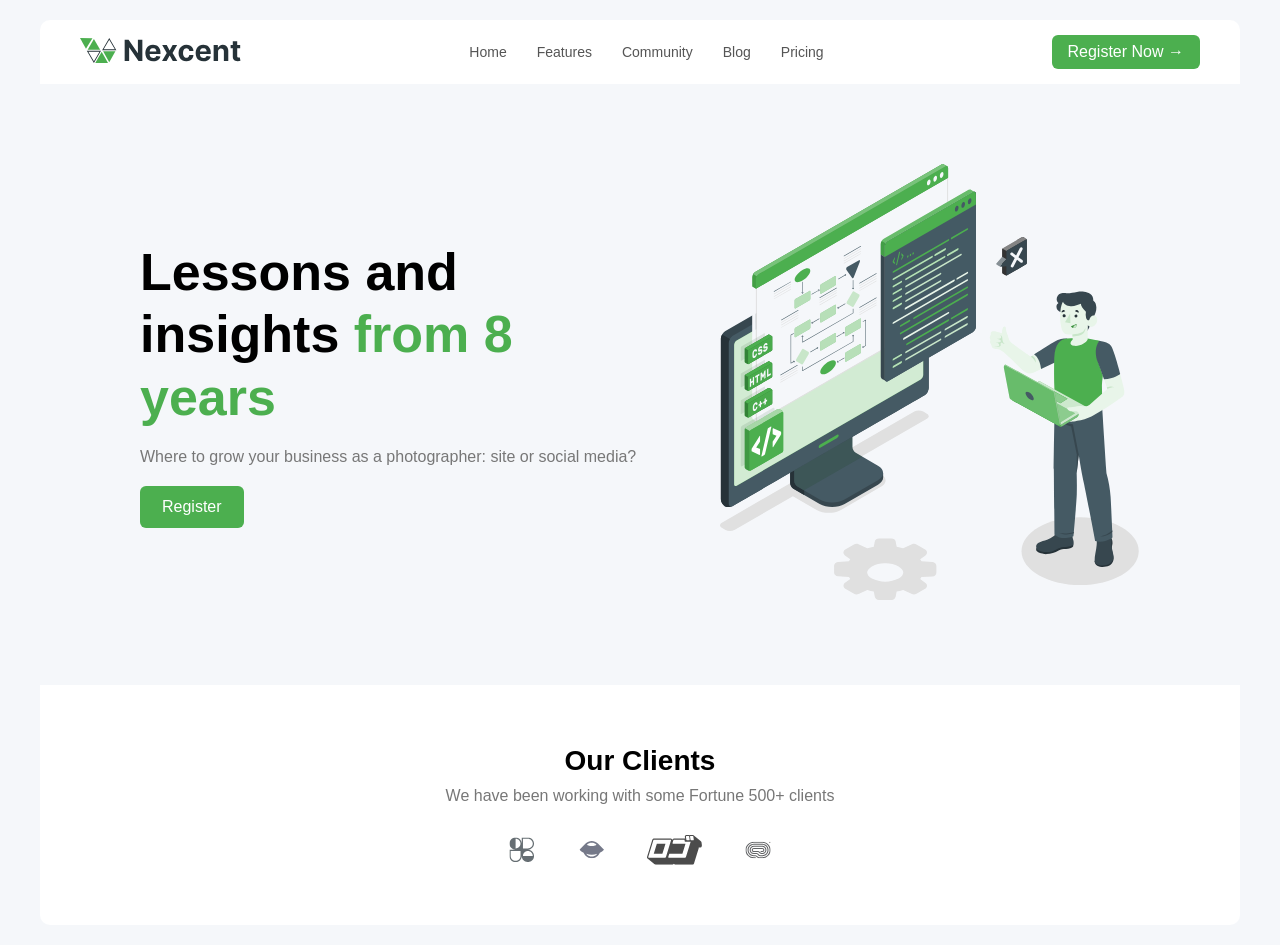
<file: index.html>
<!DOCTYPE html>
<html lang="en">
<head>
  <meta charset="UTF-8">
  <meta name="viewport" content="width=device-width, initial-scale=1.0">
  <title>Landing Page</title>
  <link rel="stylesheet" href="style.css">
</head>
<body>

<div class="page-bg">
  <div class="main-box">

    <div class="navbar">

  <!-- HAMBURGER FIRST -->
  <input type="checkbox" id="menu-toggle">

  <div class="nav-left">
  <label for="menu-toggle" class="menu-icon">☰</label>

  <div class="logo">
    <img src="Images/logo.svg">
  </div>
</div>

  <!-- DESKTOP NAV -->
  <ul class="nav-links">
    <li><a href="index.html">Home</a></li>
    <li><a href="featurespg.html">Features</a></li>
    <li><a href="communitypg.html">Community</a></li>
    <li><a href="blog.html">Blog</a></li>
    <li><a href="pricing.html">Pricing</a></li>
  </ul>

  <a href="registeration.html" class="nav-btn">Register Now →</a>

  <!-- SIDEBAR -->
  <div class="sidebar">
    <a href="index.html">Home</a>
    <a href="featurespg.html">Features</a>
    <a href="communitypg.html">Community</a>
    <a href="blog.html">Blog</a>
    <a href="pricing.html">Pricing</a>
    <a href="registeration.html" class="nav-btn">Register</a>
  </div>

</div>

    <div class="hero">
  <div class="hero-text">
    <h1>
      Lessons and insights
      <span>from 8 years</span>
    </h1>
    <p>Where to grow your business as a photographer: site or social media?</p>
    <a href="registeration.html" class="main-btn">Register</a>
  </div>

  <div class="hero-image">
    <img src="Images/hero-img.svg" alt="illustration">
  </div>
  
</div>
<!--clients-->
    <div class="clients">
      <div class="clients-text">
        <h2>Our Clients</h2>
        <p>We have been working with some Fortune 500+ clients</p>
      </div>

      <div class="client-logos">
        <img src="Images/clientslogos/logo1.svg">
        <img src="Images/clientslogos/logo2.svg">
        <img src="Images/clientslogos/logo3.svg">
        <img src="Images/clientslogos/logo4.svg">
      </div>
    </div>

    
  </div>
</div>

</body>
</html>
</file>
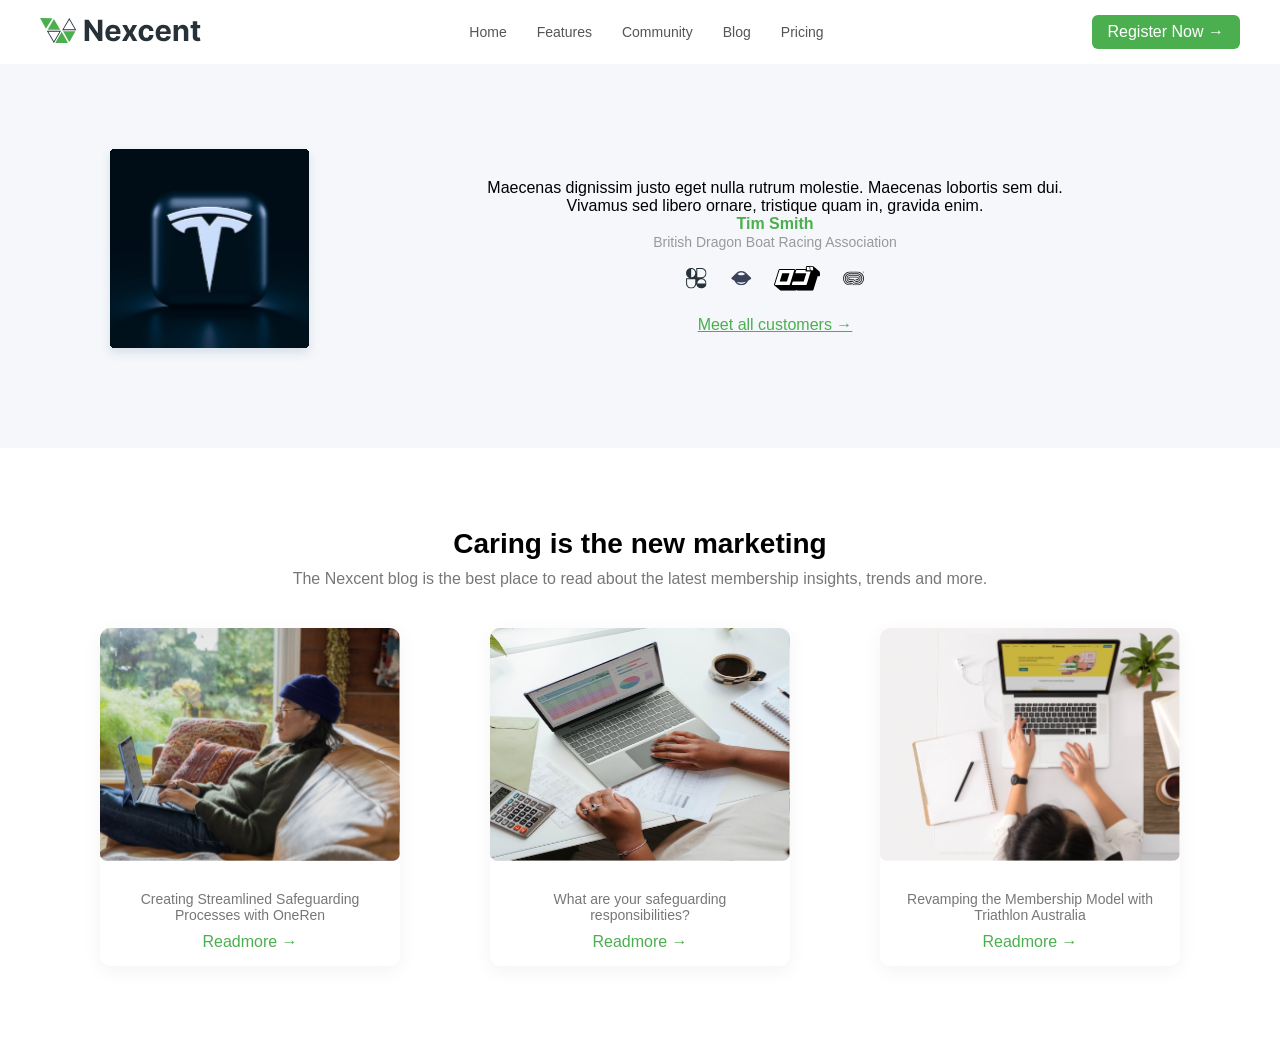
<file: blog.html>
<!DOCTYPE html>
<html lang="en">
<head>
  <meta charset="UTF-8">
  <meta name="viewport" content="width=device-width, initial-scale=1.0">
  <title>Blog - Nexcent</title>
  <link rel="stylesheet" href="style.css">
</head>
<body>

<!-- NAVBAR -->
<div class="navbar">

  <input type="checkbox" id="menu-toggle">

  <label for="menu-toggle" class="menu-icon">☰</label>

  <div class="logo">
    <img src="Images/logo.svg">
  </div>

  <ul class="nav-links">
    <li><a href="index.html">Home</a></li>
    <li><a href="featurespg.html">Features</a></li>
    <li><a href="communitypg.html">Community</a></li>
    <li><a href="blog.html">Blog</a></li>
    <li><a href="pricing.html">Pricing</a></li>
  </ul>

  <a href="registeration.html" class="nav-btn">Register Now →</a>

  <!-- SIDEBAR -->
  <div class="sidebar">
    <a href="index.html">Home</a>
    <a href="featurespg.html">Features</a>
    <a href="communitypg.html">Community</a>
    <a href="blog.html">Blog</a>
    <a href="pricing.html">Pricing</a>
    <a href="registeration.html" class="nav-btn">Register</a>
  </div>

</div>

<!-- TESTIMONIAL -->
<section class="testimonial">

  <div class="test-img">
    <img src="Images/blog/img1.svg">
  </div>

  <div class="test-text">
    <p>
      Maecenas dignissim justo eget nulla rutrum molestie. Maecenas lobortis sem dui.
      Vivamus sed libero ornare, tristique quam in, gravida enim.
    </p>

    <h4>Tim Smith</h4>
    <span>British Dragon Boat Racing Association</span>

    <div class="test-logos">
      <img src="Images/clientslogos/logo1.svg">
      <img src="Images/clientslogos/logo2.svg">
      <img src="Images/clientslogos/logo3.svg">
      <img src="Images/clientslogos/logo4.svg">
    </div>

    <a href="#" class="meet-link">Meet all customers →</a>
  </div>

</section>

<!-- BLOG SECTION -->
<section class="blog-section">

  <h2>Caring is the new marketing</h2>
  <p>
    The Nexcent blog is the best place to read about the latest membership insights,
    trends and more.
  </p>

  <div class="blog-cards">

    <div class="blog-card">
      <img src="Images/blog/img2.svg">
      <div class="blog-content">
        <p>Creating Streamlined Safeguarding Processes with OneRen</p>
        <a href="#">Readmore →</a>
      </div>
    </div>

    <div class="blog-card">
      <img src="Images/blog/img3.svg">
      <div class="blog-content">
        <p>What are your safeguarding responsibilities?</p>
        <a href="#">Readmore →</a>
      </div>
    </div>

    <div class="blog-card">
      <img src="Images/blog/img4.svg">
      <div class="blog-content">
        <p>Revamping the Membership Model with Triathlon Australia</p>
        <a href="#">Readmore →</a>
      </div>
    </div>

  </div>

</section>

</body>
</html>
</file>
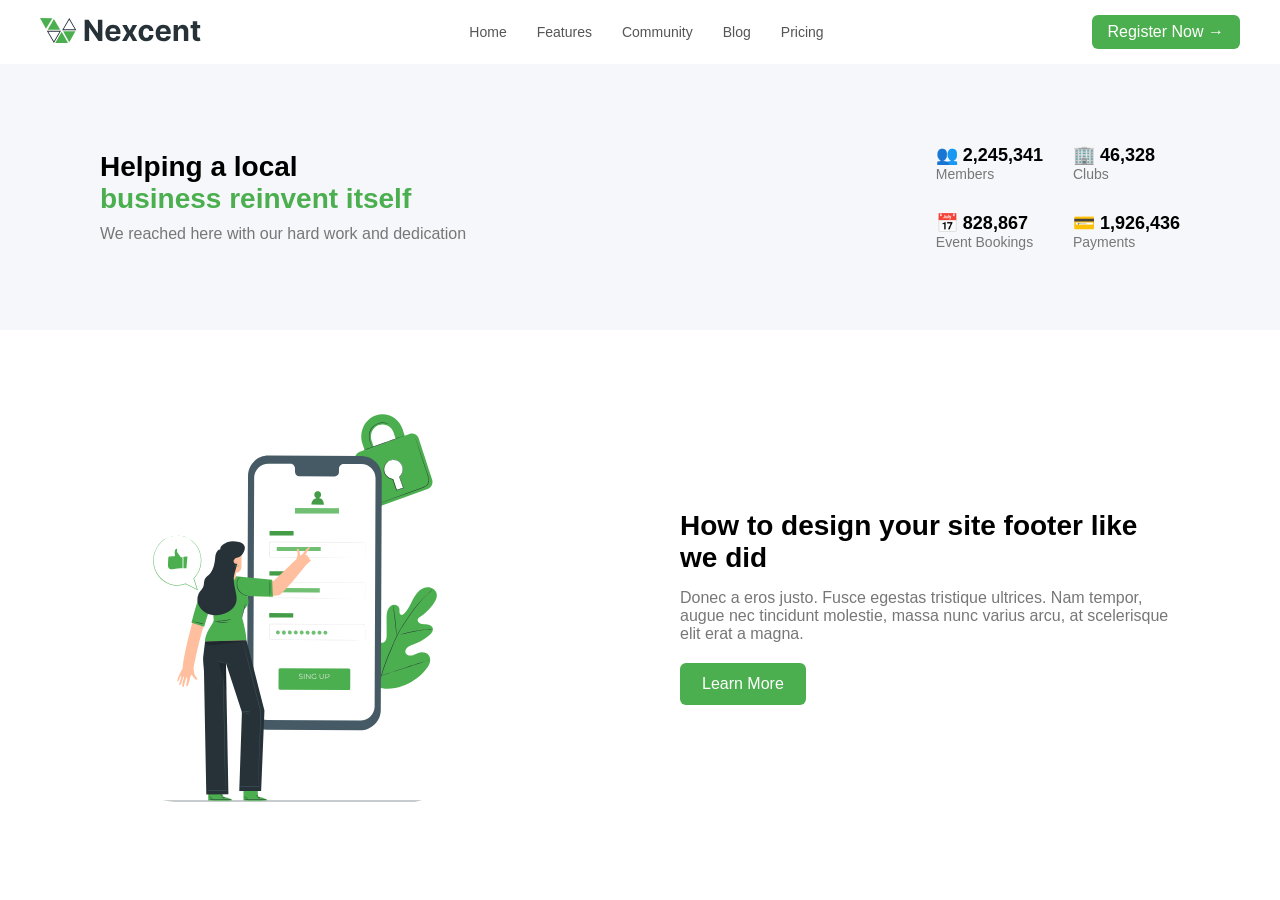
<file: communitypg.html>
<!DOCTYPE html>
<html lang="en">
<head>
  <meta charset="UTF-8">
  <meta name="viewport" content="width=device-width, initial-scale=1.0">
  <title>Community - Nexcent</title>
  <link rel="stylesheet" href="style.css">
</head>
<body>

<!-- NAVBAR -->
<div class="navbar">

  <input type="checkbox" id="menu-toggle">

  <label for="menu-toggle" class="menu-icon">☰</label>

  <div class="logo">
    <img src="Images/logo.svg">
  </div>

  <ul class="nav-links">
    <li><a href="index.html">Home</a></li>
    <li><a href="featurespg.html">Features</a></li>
    <li><a href="communitypg.html">Community</a></li>
    <li><a href="blog.html">Blog</a></li>
    <li><a href="pricing.html">Pricing</a></li>
  </ul>

  <a href="registeration.html" class="nav-btn">Register Now →</a>

  <!-- SIDEBAR -->
  <div class="sidebar">
    <a href="index.html">Home</a>
    <a href="featurespg.html">Features</a>
    <a href="communitypg.html">Community</a>
    <a href="blog.html">Blog</a>
    <a href="pricing.html">Pricing</a>
    <a href="registeration.html" class="nav-btn">Register</a>
  </div>

</div>

<!-- STATS SECTION -->
<section class="community-stats">

  <div class="stats-left">
    <h2>
      Helping a local <br>
      <span>business reinvent itself</span>
    </h2>
    <p>We reached here with our hard work and dedication</p>
  </div>

  <div class="stats-right">

    <div class="stat-box">
      <h3>👥 2,245,341</h3>
      <p>Members</p>
    </div>

    <div class="stat-box">
      <h3>🏢 46,328</h3>
      <p>Clubs</p>
    </div>

    <div class="stat-box">
      <h3>📅 828,867</h3>
      <p>Event Bookings</p>
    </div>

    <div class="stat-box">
      <h3>💳 1,926,436</h3>
      <p>Payments</p>
    </div>

  </div>

</section>

<!-- IMAGE + TEXT -->
<section class="feature-row">

  <div class="feature-img">
    <img src="Images/featurepg2.svg">
  </div>

  <div class="feature-text">
    <h2>How to design your site footer like we did</h2>
    <p>
      Donec a eros justo. Fusce egestas tristique ultrices.
      Nam tempor, augue nec tincidunt molestie, massa nunc varius arcu,
      at scelerisque elit erat a magna.
    </p>

    <a href="#" class="main-btn">Learn More</a>
  </div>

</section>

</body>
</html>
</file>
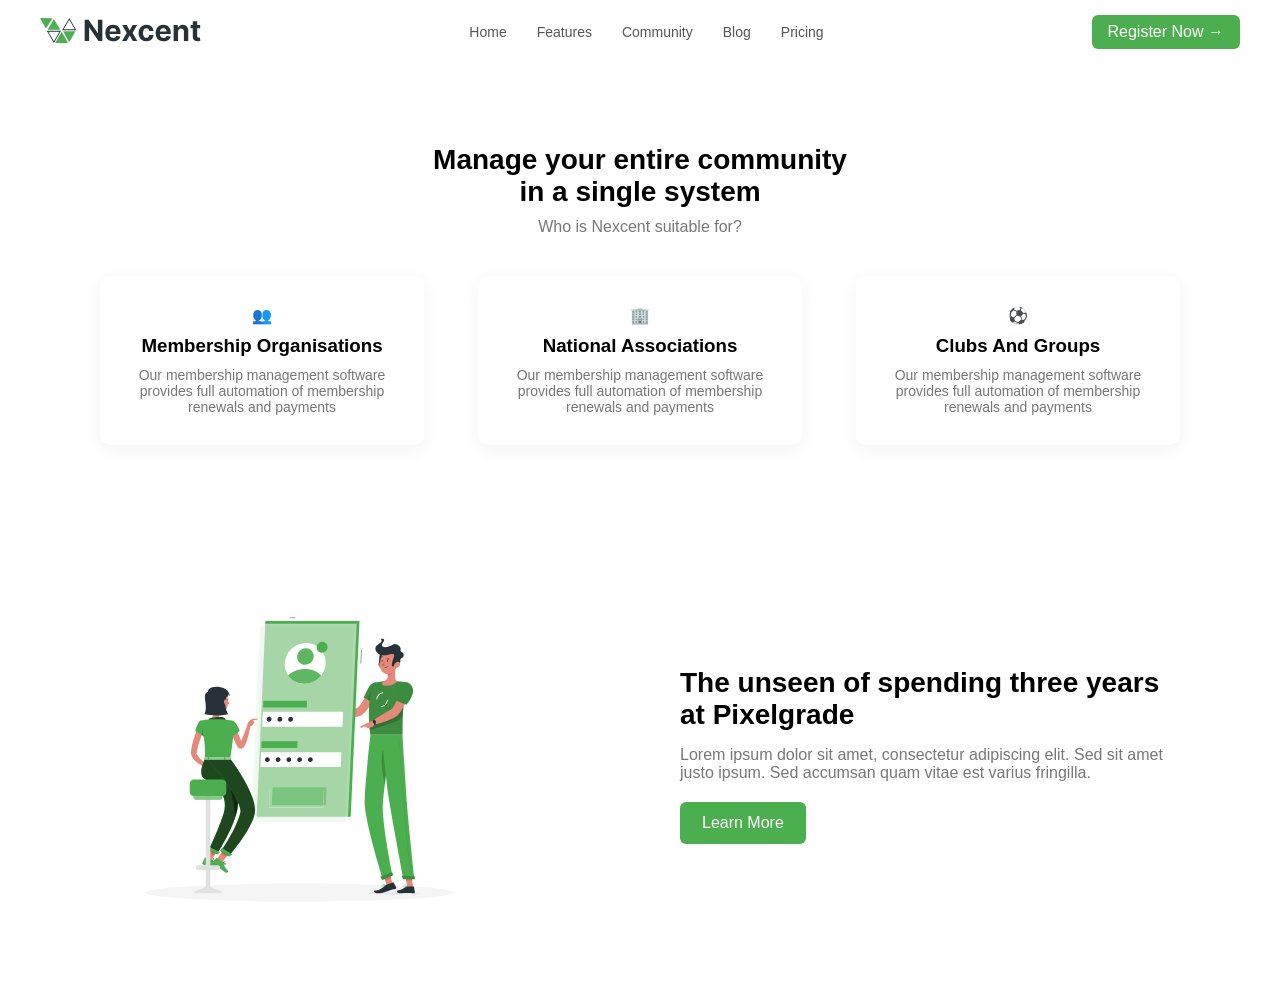
<file: featurespg.html>
<!DOCTYPE html>
<html lang="en">
<head>
  <meta charset="UTF-8">
  <meta name="viewport" content="width=device-width, initial-scale=1.0">
  <title>Landing Page</title>
  <link rel="stylesheet" href="style.css">
</head>
<body>

<!-- NAVBAR (keep same as your site) -->
<div class="navbar">

  <input type="checkbox" id="menu-toggle">

  <div class="nav-left">
    <label for="menu-toggle" class="menu-icon">☰</label>

    <div class="logo">
      <img src="Images/logo.svg">
    </div>
  
  </div>

  <div class="sidebar">
    <a href="index.html">Home</a>
    <a href="featurespg.html">Features</a>
    <a href="communitypg.html">Community</a>
    <a href="blog.html">Blog</a>
    <a href="pricing.html">Pricing</a>
    <a href="registeration.html" class="nav-btn">Register</a>
  </div>

  <ul class="nav-links">
    <li><a href="index.html">Home</a></li>
    <li><a href="featurespg.html">Features</a></li>
    <li><a href="communitypg.html">Community</a></li>
    <li><a href="blog.html">Blog</a></li>
    <li><a href="pricing.html">Pricing</a></li>
  </ul>

  <a href="registeration.html" class="nav-btn">Register Now →</a>

</div>

<!-- FEATURES CARDS -->
<section class="features">
  <div class="features-text">
    <h2>Manage your entire community<br>in a single system</h2>
    <p>Who is Nexcent suitable for?</p>
  </div>

  <div class="feature-items">

    <div class="feature">
      <div class="icon">👥</div>
      <h3>Membership Organisations</h3>
      <p>Our membership management software provides full automation of membership renewals and payments</p>
    </div>

    <div class="feature">
      <div class="icon">🏢</div>
      <h3>National Associations</h3>
      <p>Our membership management software provides full automation of membership renewals and payments</p>
    </div>

    <div class="feature">
      <div class="icon">⚽</div>
      <h3>Clubs And Groups</h3>
      <p>Our membership management software provides full automation of membership renewals and payments</p>
    </div>

  </div>
</section>

<!-- IMAGE + TEXT SECTION -->
<section class="feature-row">

  <div class="feature-img">
    <img src="Images/featurepg.svg">
  </div>

  <div class="feature-text">
    <h2>The unseen of spending three years at Pixelgrade</h2>
    <p>
      Lorem ipsum dolor sit amet, consectetur adipiscing elit. Sed sit amet justo ipsum.
      Sed accumsan quam vitae est varius fringilla.
    </p>
    <a class="main-btn">Learn More</a>
  </div>

</section>

</body>
</file>
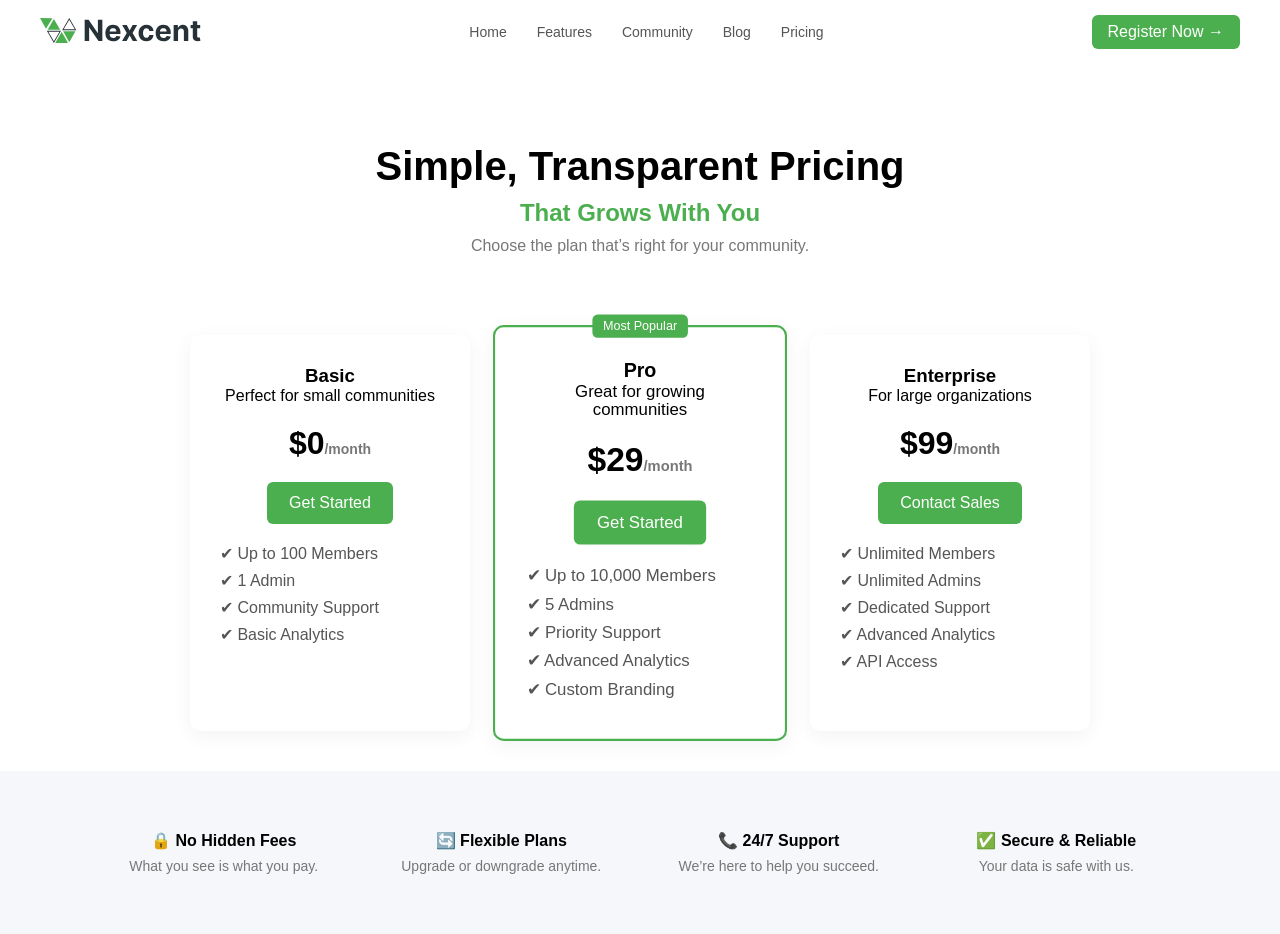
<file: pricing.html>
<!DOCTYPE html>
<html lang="en">
<head>
  <meta charset="UTF-8">
  <meta name="viewport" content="width=device-width, initial-scale=1.0">
  <title>Pricing - Nexcent</title>
  <link rel="stylesheet" href="style.css">
</head>
<body>

<!-- NAVBAR -->
<div class="navbar">

  <input type="checkbox" id="menu-toggle">

  <label for="menu-toggle" class="menu-icon">☰</label>

  <div class="logo">
    <img src="Images/logo.svg">
  </div>

  <ul class="nav-links">
    <li><a href="index.html">Home</a></li>
    <li><a href="featurespg.html">Features</a></li>
    <li><a href="communitypg.html">Community</a></li>
    <li><a href="blog.html">Blog</a></li>
    <li><a href="pricing.html">Pricing</a></li>
  </ul>

  <a href="registeration.html" class="nav-btn">Register Now →</a>

  <div class="sidebar">
    <a href="index.html">Home</a>
    <a href="featurespg.html">Features</a>
    <a href="communitypg.html">Community</a>
    <a href="blog.html">Blog</a>
    <a href="pricing.html">Pricing</a>
    <a href="registeration.html" class="nav-btn">Register</a>
  </div>

</div>

<!-- HERO -->
<section class="pricing-hero">
  <h1>Simple, Transparent Pricing</h1>
  <h2>That Grows With You</h2>
  <p>Choose the plan that’s right for your community.</p>
</section>

<!-- PRICING CARDS -->
<section class="pricing-cards">

  <div class="price-card">
    <h3>Basic</h3>
    <p>Perfect for small communities</p>
    <h1>$0<span>/month</span></h1>

    <a href="#" class="main-btn">Get Started</a>

    <ul>
      <li>✔ Up to 100 Members</li>
      <li>✔ 1 Admin</li>
      <li>✔ Community Support</li>
      <li>✔ Basic Analytics</li>
    </ul>
  </div>

  <div class="price-card popular">
    <div class="tag">Most Popular</div>
    <h3>Pro</h3>
    <p>Great for growing communities</p>
    <h1>$29<span>/month</span></h1>

    <a href="#" class="main-btn">Get Started</a>

    <ul>
      <li>✔ Up to 10,000 Members</li>
      <li>✔ 5 Admins</li>
      <li>✔ Priority Support</li>
      <li>✔ Advanced Analytics</li>
      <li>✔ Custom Branding</li>
    </ul>
  </div>

  <div class="price-card">
    <h3>Enterprise</h3>
    <p>For large organizations</p>
    <h1>$99<span>/month</span></h1>

    <a href="#" class="main-btn">Contact Sales</a>

    <ul>
      <li>✔ Unlimited Members</li>
      <li>✔ Unlimited Admins</li>
      <li>✔ Dedicated Support</li>
      <li>✔ Advanced Analytics</li>
      <li>✔ API Access</li>
    </ul>
  </div>

</section>

<!-- FEATURES -->
<section class="pricing-features">

  <div class="pf-box">
    <h4>🔒 No Hidden Fees</h4>
    <p>What you see is what you pay.</p>
  </div>

  <div class="pf-box">
    <h4>🔄 Flexible Plans</h4>
    <p>Upgrade or downgrade anytime.</p>
  </div>

  <div class="pf-box">
    <h4>📞 24/7 Support</h4>
    <p>We’re here to help you succeed.</p>
  </div>

  <div class="pf-box">
    <h4>✅ Secure & Reliable</h4>
    <p>Your data is safe with us.</p>
  </div>

</section>

</body>
</html>
</file>
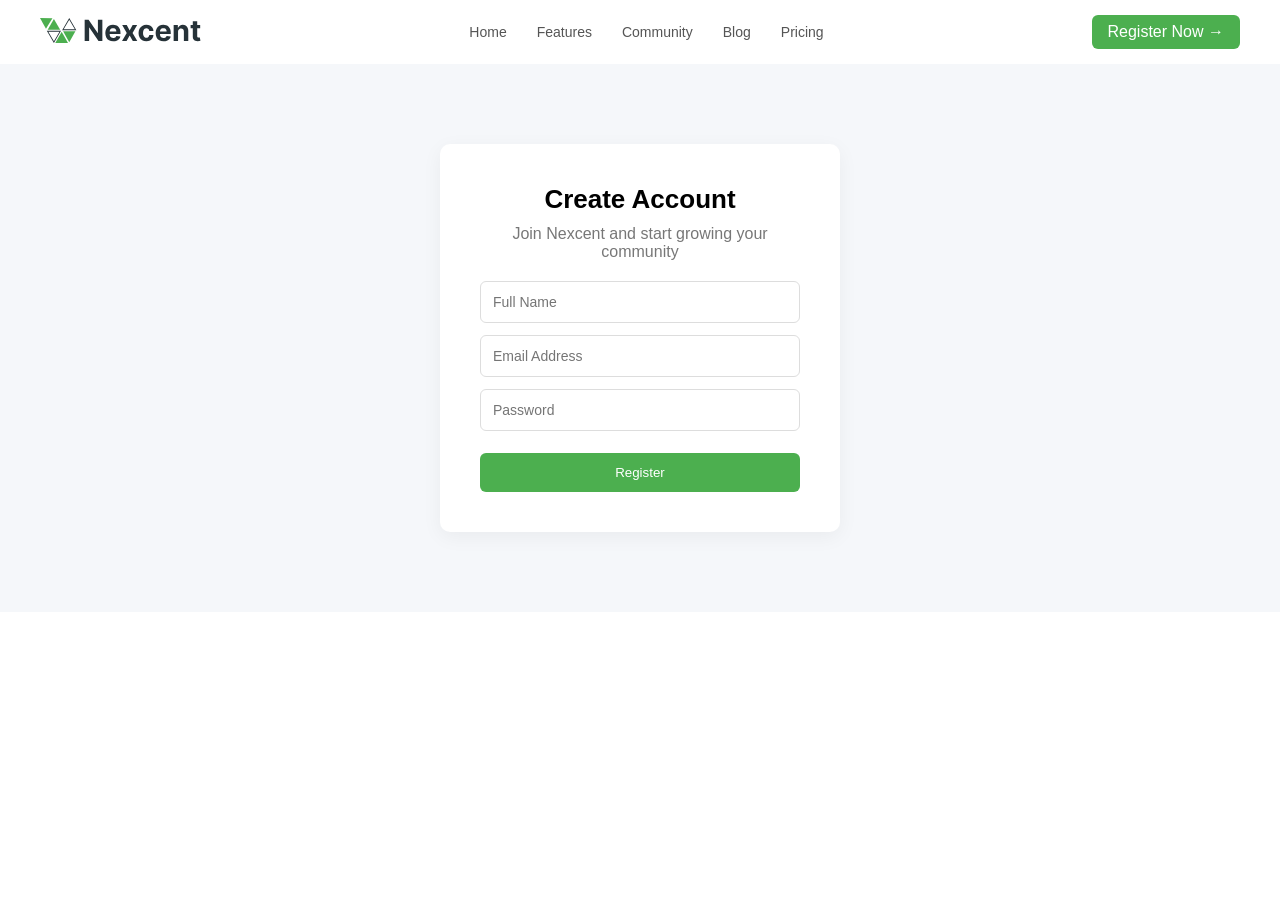
<file: registeration.html>
<!DOCTYPE html>
<html lang="en">
<head>
  <meta charset="UTF-8">
  <meta name="viewport" content="width=device-width, initial-scale=1.0">
  <title>Register - Nexcent</title>
  <link rel="stylesheet" href="style.css">
</head>
<body>

<!-- NAVBAR -->
<div class="navbar">

  <input type="checkbox" id="menu-toggle">

  <div class="nav-left">
    <label for="menu-toggle" class="menu-icon">☰</label>

    <div class="logo">
      <img src="Images/logo.svg">
    </div>
  </div>

  <div class="sidebar">
    <a href="index.html">Home</a>
    <a href="featurespg.html">Features</a>
    <a href="communitypg.html">Community</a>
    <a href="blog.html">Blog</a>
    <a href="pricing.html">Pricing</a>
    <a href="registeration.html" class="nav-btn">Register</a>
  </div>

  <ul class="nav-links">
    <li><a href="index.html">Home</a></li>
    <li><a href="featurespg.html">Features</a></li>
    <li><a href="communitypg.html">Community</a></li>
    <li><a href="blog.html">Blog</a></li>
    <li><a href="pricing.html">Pricing</a></li>
  </ul>

  <a href="registeration.html" class="nav-btn">Register Now →</a>

</div>

<!-- REGISTER SECTION -->
<section class="register-section">

  <div class="register-box">

    <h2>Create Account</h2>
    <p style="margin:10px 0 20px; color:#777;">
      Join Nexcent and start growing your community
    </p>

    <form style="display:flex; flex-direction:column; gap:12px;">

      <input type="text" placeholder="Full Name" required>
      <input type="email" placeholder="Email Address" required>
      <input type="password" placeholder="Password" required>

      <button class="main-btn">Register</button>

    </form>

  </div>

</section>

</body>
</html>
</file>
<file: style.css>
* {
  margin: 0;
  padding: 0;
  box-sizing: border-box;
  font-family: 'Segoe UI', sans-serif;
}

/* ===== MAIN CONTAINER ===== */

.page-bg {
  background: #f5f7fa;
  padding: 20px;
}

.main-box {
  max-width: 1200px;
  margin: auto;
  border-radius: 10px;
  background: white;
}

/* ===== NAVBAR ===== */

.navbar {
  display: flex;
  align-items: center;
  justify-content: space-between;
  padding: 15px 40px;
  width: 100%;
}
.nav-left {
  display: flex;
  align-items: center;
  gap: 10px;
}
.logo img {
  height: 25px;
}

/* NAV LINKS */
.nav-links {
  display: flex;
  gap: 30px;
  list-style: none;
}
.nav-links a {
  text-decoration: none;
  color: #555;
  font-size: 14px;
}

/* BUTTON */
.nav-btn {
  background: #4caf4f;
  color: white;
  padding: 8px 16px;
  border-radius: 6px;
  text-decoration: none;
}
.nav-btn:hover{
  background-color: #155417;
}

/* ===== SIDEBAR ===== */

#menu-toggle {
  display: none;
}

.menu-icon {
  display: none;
  font-size: 22px;
  cursor: pointer;
}

.sidebar {
  position: fixed;
  top: 0;
  left: -260px;
  width: 260px;
  height: 100%;
  background: white;
  padding: 80px 20px;
  display: flex;
  flex-direction: column;
  gap: 20px;
  transition: 0.3s;
  z-index: 999;
}

.sidebar a {
  text-decoration: none;
  color: #333;
  font-size: 16px;
}

#menu-toggle:checked ~ .sidebar {
  left: 0;
}

/* ===== HERO ===== */

.hero {
  display: flex;
  align-items: center;
  justify-content: space-between;
  padding: 80px 100px;
  background: #f5f7fa;
}

.hero-text {
  max-width: 500px;
}

.hero-text h1 {
  font-size: 52px;
  font-weight: 700;
  line-height: 1.2;
}

.hero-text span {
  color: #4caf4f;
}

.hero-text p {
  margin: 20px 0;
  color: #777;
}

.main-btn {
  display: inline-block;
  background: #4caf4f;
  color: white;
  padding: 12px 22px;
  border-radius: 6px;
  text-decoration: none;
}

/* IMAGE */
.hero-image img {
  width: 420px;
}

/* ===== CLIENTS ===== */

.clients {
  text-align: center;
  padding: 60px 100px;
}

.clients h2 {
  font-size: 28px;
  margin-bottom: 10px;
}

.clients p {
  color: #777;
  margin-bottom: 30px;
}

.client-logos {
  display: flex;
  justify-content: center;
  gap: 40px;
}

.client-logos img {
  height: 30px;
  opacity: 0.7;
}

/* ===== FEATURES ===== */

.features {
  padding: 80px 100px;
  text-align: center;
}

.features-text h2 {
  font-size: 28px;
}

.features-text p {
  color: #777;
  margin-top: 10px;
}

/* CARDS */
.feature-items {
  display: flex;
  justify-content: space-between;
  margin-top: 40px;
  gap: 20px;
}

.feature {
  background: white;
  padding: 30px;
  border-radius: 10px;
  width: 30%;
  box-shadow: 0 5px 20px rgba(0,0,0,0.05);
}

.feature h3 {
  margin: 10px 0;
}

.feature p {
  color: #777;
  font-size: 14px;
}

/* ===== FEATURE ROW ===== */

.feature-row {
  display: flex;
  align-items: center;
  justify-content: space-between;
  padding: 80px 100px;
  gap: 50px;
}

.feature-img img {
  width: 400px;
}

.feature-text {
  max-width: 500px;
}

.feature-text h2 {
  font-size: 28px;
  margin-bottom: 15px;
}

.feature-text p {
  color: #777;
  margin-bottom: 20px;
}
.feature .main-btn:hover{
 background-color: #155417;
}

/* ===== COMMUNITY STATS ===== */

.community-stats {
  display: flex;
  justify-content: space-between;
  align-items: center;
  padding: 80px 100px;
  background: #f5f7fa;
}

.stats-left h2 {
  font-size: 28px;
}

.stats-left span {
  color: #4caf4f;
}

.stats-left p {
  color: #777;
  margin-top: 10px;
}

.stats-right {
  display: grid;
  grid-template-columns: repeat(2, 1fr);
  gap: 30px;
}

.stat-box h3 {
  font-size: 18px;
}

.stat-box p {
  color: #777;
  font-size: 14px;
}

/* ===== REGISTER PAGE ===== */

.register-section {
  display: flex;
  justify-content: center;
  align-items: center;
  padding: 80px 20px;
  background: #f5f7fa;
}

/* FORM BOX */
.register-box {
  background: white;
  padding: 40px;
  width: 100%;
  max-width: 400px;
  border-radius: 10px;
  box-shadow: 0 5px 20px rgba(0,0,0,0.05);
  text-align: center;
}

.register-box h2 {
  font-size: 26px;
  margin-bottom: 5px;
}

/* INPUTS */
.register-box input {
  width: 100%;
  padding: 12px;
  border: 1px solid #ddd;
  border-radius: 6px;
  font-size: 14px;
  outline: none;
  transition: 0.2s;
}

.register-box input:focus {
  border-color: #4caf4f;
  box-shadow: 0 0 0 2px rgba(76, 175, 79, 0.1);
}

/* BUTTON */
.register-box .main-btn {
  margin-top: 10px;
  cursor: pointer;
  border: none;
}

/* ===== TESTIMONIAL ===== */

.testimonial {
  display: flex;
  align-items: center;
  justify-content: center; 
  gap: 50px;
  padding: 80px 100px;
  background: #f5f7fa;
}

.test-img img {
  width: 220px;
  border-radius: 10px;
}

.test-text {
  text-align: center; 
  max-width: 600px;
  margin: auto;
}

.test-text h4 {
  color: #4caf4f;
}

.test-text span {
  font-size: 14px;
  color: #999;
}

.test-logos {
  display: flex;
  justify-content: center; 
  gap: 20px;
  margin: 15px 0;
}

.test-logos img {
  height: 25px;
}

.meet-link {
  display: inline-block;
  margin-top: 10px;
  color: #4caf4f;
}

/* ===== BLOG ===== */

.blog-section {
  padding: 80px 100px;
  text-align: center;
}

.blog-section h2 {
  font-size: 28px;
}

.blog-section p {
  color: #777;
  margin: 10px 0 40px;
}

.blog-cards {
  display: flex;
  justify-content: space-between;
  gap: 20px;
}

.blog-card {
  background: white;
  border-radius: 10px;
  overflow: hidden;
  box-shadow: 0 5px 20px rgba(0,0,0,0.05);
  max-width: 300px;
}

.blog-card img {
  width: 100%;
}

.blog-content {
  padding: 15px;
}

.blog-content p {
  font-size: 14px;
  margin-bottom: 10px;
}

.blog-content a {
  color: #4caf4f;
  text-decoration: none;
}
/* ===== PRICING HERO ===== */

.pricing-hero {
  text-align: center;
  padding: 80px 20px 40px;
  max-width: 700px;
  margin: auto; /* THIS FIXES CENTERING */
}
.pricing-hero h1 {
  font-size: 40px;
}

.pricing-hero h2 {
  color: #4caf4f;
  margin: 10px 0;
}

.pricing-hero p {
  color: #777;
}

/* ===== CARDS ===== */

.pricing-cards {
  display: flex;
  justify-content: center;
  gap: 30px;
  padding: 40px 80px;
}

.price-card {
  background: white;
  padding: 30px;
  border-radius: 10px;
  width: 280px;
  box-shadow: 0 5px 20px rgba(0,0,0,0.05);
  text-align: center;
  position: relative;
}

.price-card h1 {
  margin: 20px 0;
  font-size: 32px;
}

.price-card span {
  font-size: 14px;
  color: #777;
}

.price-card ul {
  list-style: none;
  margin-top: 20px;
  text-align: left;
  color: #555;
}

.price-card ul li {
  margin: 8px 0;
}

/* POPULAR CARD */
.popular {
  transform: scale(1.05);
  border: 2px solid #4caf4f;
}

.tag {
  position: absolute;
  top: -12px;
  left: 50%;
  transform: translateX(-50%);
  background: #4caf4f;
  color: white;
  padding: 4px 10px;
  font-size: 12px;
  border-radius: 5px;
}

/* ===== FEATURES ===== */

.pricing-features {
  display: grid;
  grid-template-columns: repeat(4, 1fr);
  gap: 30px;
  padding: 60px 100px;
  background: #f5f7fa;
  text-align: center;
}

.pf-box {
  max-width: 220px;
  margin: auto;
}

.pf-box h4 {
  margin-bottom: 8px;
}

.pf-box p {
  color: #777;
  font-size: 14px;
}


/* ===== MOBILE ===== */

@media (max-width: 768px) {

  /* NAV */


  .nav-links {
    display: none;
  }

    .navbar {
    display: flex;
    align-items: center;
    justify-content: space-between;
    padding: 12px 16px;
  }

  .nav-left {
    display: flex;
    align-items: center;
  }

  .menu-icon {
    display: block;
    font-size: 22px;
    cursor: pointer;
  }

  .logo img {
    height: 22px;
  }

  .nav-btn {
    font-size: 12px;
    padding: 6px 10px;
  }

  /* HERO */
  .hero {
    flex-direction: column;
    text-align: center;
    padding: 40px 20px;
  }

  .hero-text h1 {
    font-size: 30px;
  }

  .hero-image img {
    width: 240px;
    margin-top: 20px;
  }

  /* CLIENTS */
  .clients {
    padding: 40px 20px;
  }

  .client-logos {
    flex-wrap: wrap;
    gap: 20px;
  }

  /* FEATURES */
  .feature-items {
    flex-direction: column;
  }

  .feature {
    width: 100%;
  }

  /* FEATURE ROW */
  .feature-row {
    flex-direction: column;
    text-align: center;
    padding: 40px 20px;
  }

  .feature-img img {
    width: 250px;
  }

  .community-stats {
    flex-direction: column;
    text-align: center;
    padding: 40px 20px;
  }

  .stats-right {
    grid-template-columns: 1fr;
    margin-top: 30px;
  }

   .register-section {
    padding: 40px 15px;
  }

  .register-box {
    padding: 25px;
  }

  .testimonial {
    flex-direction: column;
    text-align: center;
    padding: 40px 20px;
  }

  .blog-section {
    padding: 40px 20px;
  }
  .blog.test-text.test-logos{
    align-content: center;
  }
  .blog-cards {
    flex-direction: column;
    align-items: center;
  }

  .blog-card {
    width: 100%;
    max-width: 320px;
  }

  .pricing-cards {
    flex-direction: column;
    align-items: center;
  }

  .pricing-features {
    grid-template-columns: 1fr;
    padding: 40px 20px;
  }

}
</file>
